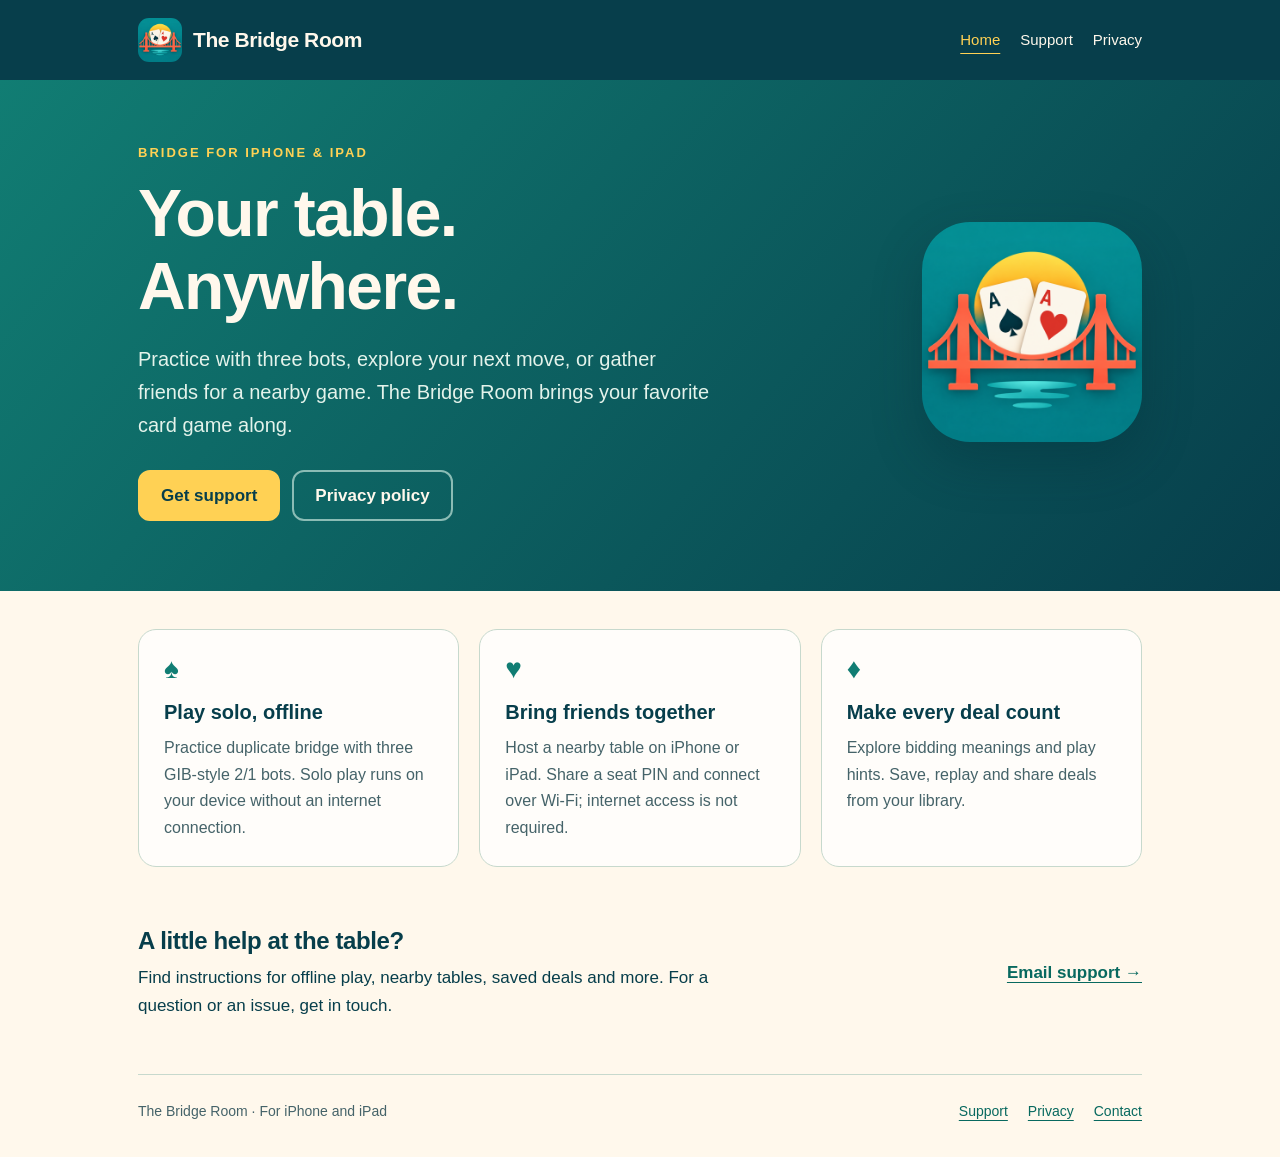
<file: index.html>
<!doctype html>
<html lang="en">
<head>
<meta charset="utf-8">
<meta name="viewport" content="width=device-width, initial-scale=1">
<meta name="theme-color" content="#073e4b">
<title>The Bridge Room — Your table. Anywhere.</title>
<meta name="description" content="Support and privacy information for The Bridge Room: solo bridge practice and nearby games on iPhone and iPad.">
<link rel="canonical" href="https://monadroit.github.io/BridgeRoomSupport/">
<link rel="icon" type="image/png" href="icon.png">
<link rel="apple-touch-icon" href="icon.png">
<link rel="stylesheet" href="style.css">
</head>
<body>
<a class="skip" href="#main">Skip to content</a>
<header class="site-header"><div class="header-inner"><a class="brand" href="index.html"><img src="icon.png" alt="" width="44" height="44">The Bridge Room</a><nav class="nav" aria-label="Main navigation"><a href="index.html" aria-current="page">Home</a><a href="support.html">Support</a><a href="privacy.html">Privacy</a></nav></div></header>
<section class="hero"><div class="hero-inner"><div><p class="eyebrow">Bridge for iPhone &amp; iPad</p><h1>Your table.<br>Anywhere.</h1><p>Practice with three bots, explore your next move, or gather friends for a nearby game. The Bridge Room brings your favorite card game along.</p><div class="buttons"><a class="button" href="support.html">Get support</a><a class="button secondary" href="privacy.html">Privacy policy</a></div></div><img class="app-icon" src="icon.png" alt="The Bridge Room app icon: playing cards and a coral bridge beneath a yellow sun" width="220" height="220"></div></section>
<main class="home-main" id="main"><div class="features"><section class="feature"><span class="symbol" aria-hidden="true">♠</span><h3>Play solo, offline</h3><p>Practice duplicate bridge with three GIB-style 2/1 bots. Solo play runs on your device without an internet connection.</p></section><section class="feature"><span class="symbol" aria-hidden="true">♥</span><h3>Bring friends together</h3><p>Host a nearby table on iPhone or iPad. Share a seat PIN and connect over Wi-Fi; internet access is not required.</p></section><section class="feature"><span class="symbol" aria-hidden="true">♦</span><h3>Make every deal count</h3><p>Explore bidding meanings and play hints. Save, replay and share deals from your library.</p></section></div><section class="home-help"><div><h2>A little help at the table?</h2><p>Find instructions for offline play, nearby tables, saved deals and more. For a question or an issue, get in touch.</p></div><a href="mailto:artful.skates_4j@icloud.com?subject=The%20Bridge%20Room%20support">Email support →</a></section></main>
<footer class="footer"><p>The Bridge Room · For iPhone and iPad</p><nav aria-label="Footer navigation"><a href="support.html">Support</a><a href="privacy.html">Privacy</a><a href="mailto:artful.skates_4j@icloud.com">Contact</a></nav></footer>
</body>
</html>
</file>
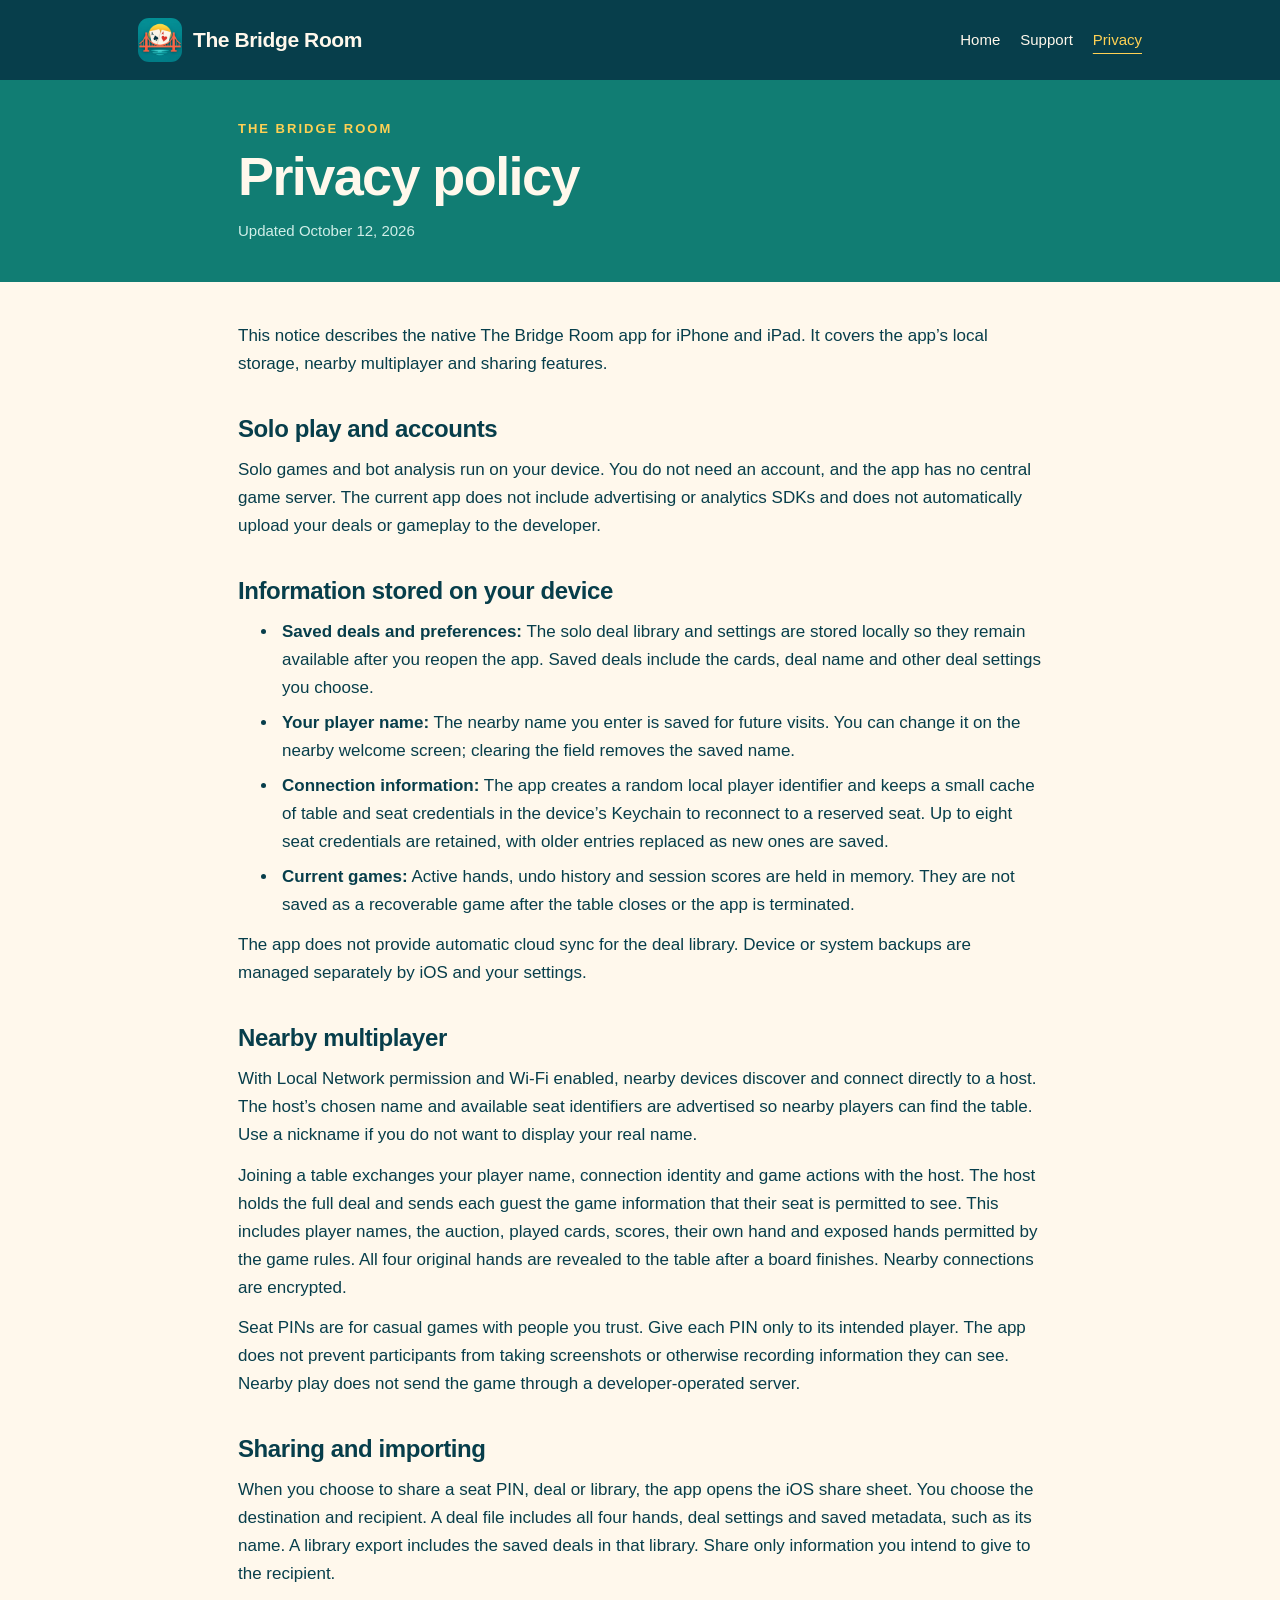
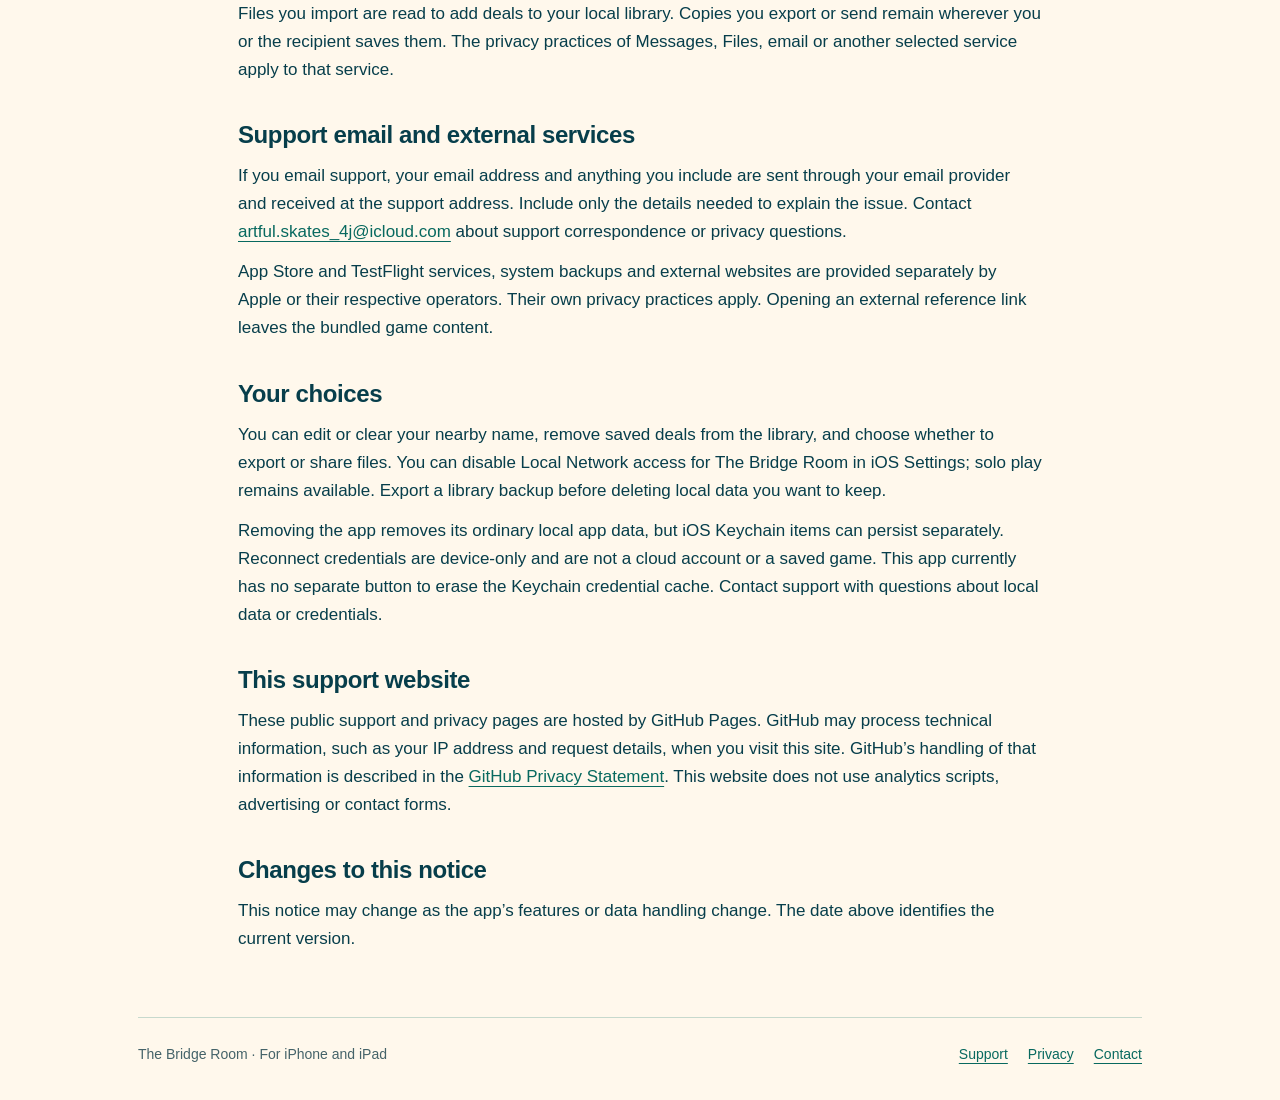
<file: privacy.html>
<!doctype html>
<html lang="en">
<head>
<meta charset="utf-8">
<meta name="viewport" content="width=device-width, initial-scale=1">
<meta name="theme-color" content="#073e4b">
<title>Privacy policy — The Bridge Room</title>
<meta name="description" content="Privacy policy for The Bridge Room iPhone and iPad app.">
<link rel="canonical" href="https://monadroit.github.io/BridgeRoomSupport/privacy.html">
<link rel="icon" type="image/png" href="icon.png">
<link rel="apple-touch-icon" href="icon.png">
<link rel="stylesheet" href="style.css">
</head>
<body>
<a class="skip" href="#main">Skip to content</a>
<header class="site-header"><div class="header-inner"><a class="brand" href="index.html"><img src="icon.png" alt="" width="44" height="44">The Bridge Room</a><nav class="nav" aria-label="Main navigation"><a href="index.html">Home</a><a href="support.html">Support</a><a href="privacy.html" aria-current="page">Privacy</a></nav></div></header>
<section class="page-header"><div><p class="eyebrow">The Bridge Room</p><h1>Privacy policy</h1><p class="date">Updated October 12, 2026</p></div></section>
<main id="main">
<p>This notice describes the native The Bridge Room app for iPhone and iPad. It covers the app’s local storage, nearby multiplayer and sharing features.</p>
<h2>Solo play and accounts</h2>
<p>Solo games and bot analysis run on your device. You do not need an account, and the app has no central game server. The current app does not include advertising or analytics SDKs and does not automatically upload your deals or gameplay to the developer.</p>
<h2>Information stored on your device</h2>
<ul><li><strong>Saved deals and preferences:</strong> The solo deal library and settings are stored locally so they remain available after you reopen the app. Saved deals include the cards, deal name and other deal settings you choose.</li><li><strong>Your player name:</strong> The nearby name you enter is saved for future visits. You can change it on the nearby welcome screen; clearing the field removes the saved name.</li><li><strong>Connection information:</strong> The app creates a random local player identifier and keeps a small cache of table and seat credentials in the device’s Keychain to reconnect to a reserved seat. Up to eight seat credentials are retained, with older entries replaced as new ones are saved.</li><li><strong>Current games:</strong> Active hands, undo history and session scores are held in memory. They are not saved as a recoverable game after the table closes or the app is terminated.</li></ul>
<p>The app does not provide automatic cloud sync for the deal library. Device or system backups are managed separately by iOS and your settings.</p>
<h2>Nearby multiplayer</h2>
<p>With Local Network permission and Wi-Fi enabled, nearby devices discover and connect directly to a host. The host’s chosen name and available seat identifiers are advertised so nearby players can find the table. Use a nickname if you do not want to display your real name.</p>
<p>Joining a table exchanges your player name, connection identity and game actions with the host. The host holds the full deal and sends each guest the game information that their seat is permitted to see. This includes player names, the auction, played cards, scores, their own hand and exposed hands permitted by the game rules. All four original hands are revealed to the table after a board finishes. Nearby connections are encrypted.</p>
<p>Seat PINs are for casual games with people you trust. Give each PIN only to its intended player. The app does not prevent participants from taking screenshots or otherwise recording information they can see. Nearby play does not send the game through a developer-operated server.</p>
<h2>Sharing and importing</h2>
<p>When you choose to share a seat PIN, deal or library, the app opens the iOS share sheet. You choose the destination and recipient. A deal file includes all four hands, deal settings and saved metadata, such as its name. A library export includes the saved deals in that library. Share only information you intend to give to the recipient.</p>
<p>Files you import are read to add deals to your local library. Copies you export or send remain wherever you or the recipient saves them. The privacy practices of Messages, Files, email or another selected service apply to that service.</p>
<h2>Support email and external services</h2>
<p>If you email support, your email address and anything you include are sent through your email provider and received at the support address. Include only the details needed to explain the issue. Contact <a href="mailto:artful.skates_4j@icloud.com">artful.skates_4j@icloud.com</a> about support correspondence or privacy questions.</p>
<p>App Store and TestFlight services, system backups and external websites are provided separately by Apple or their respective operators. Their own privacy practices apply. Opening an external reference link leaves the bundled game content.</p>
<h2>Your choices</h2>
<p>You can edit or clear your nearby name, remove saved deals from the library, and choose whether to export or share files. You can disable Local Network access for The Bridge Room in iOS Settings; solo play remains available. Export a library backup before deleting local data you want to keep.</p>
<p>Removing the app removes its ordinary local app data, but iOS Keychain items can persist separately. Reconnect credentials are device-only and are not a cloud account or a saved game. This app currently has no separate button to erase the Keychain credential cache. Contact support with questions about local data or credentials.</p>
<h2>This support website</h2>
<p>These public support and privacy pages are hosted by GitHub Pages. GitHub may process technical information, such as your IP address and request details, when you visit this site. GitHub’s handling of that information is described in the <a href="https://docs.github.com/en/site-policy/privacy-policies/github-privacy-statement">GitHub Privacy Statement</a>. This website does not use analytics scripts, advertising or contact forms.</p>
<h2>Changes to this notice</h2>
<p>This notice may change as the app’s features or data handling change. The date above identifies the current version.</p>
</main>
<footer class="footer"><p>The Bridge Room · For iPhone and iPad</p><nav aria-label="Footer navigation"><a href="support.html">Support</a><a href="privacy.html">Privacy</a><a href="mailto:artful.skates_4j@icloud.com">Contact</a></nav></footer>
</body>
</html>
</file>
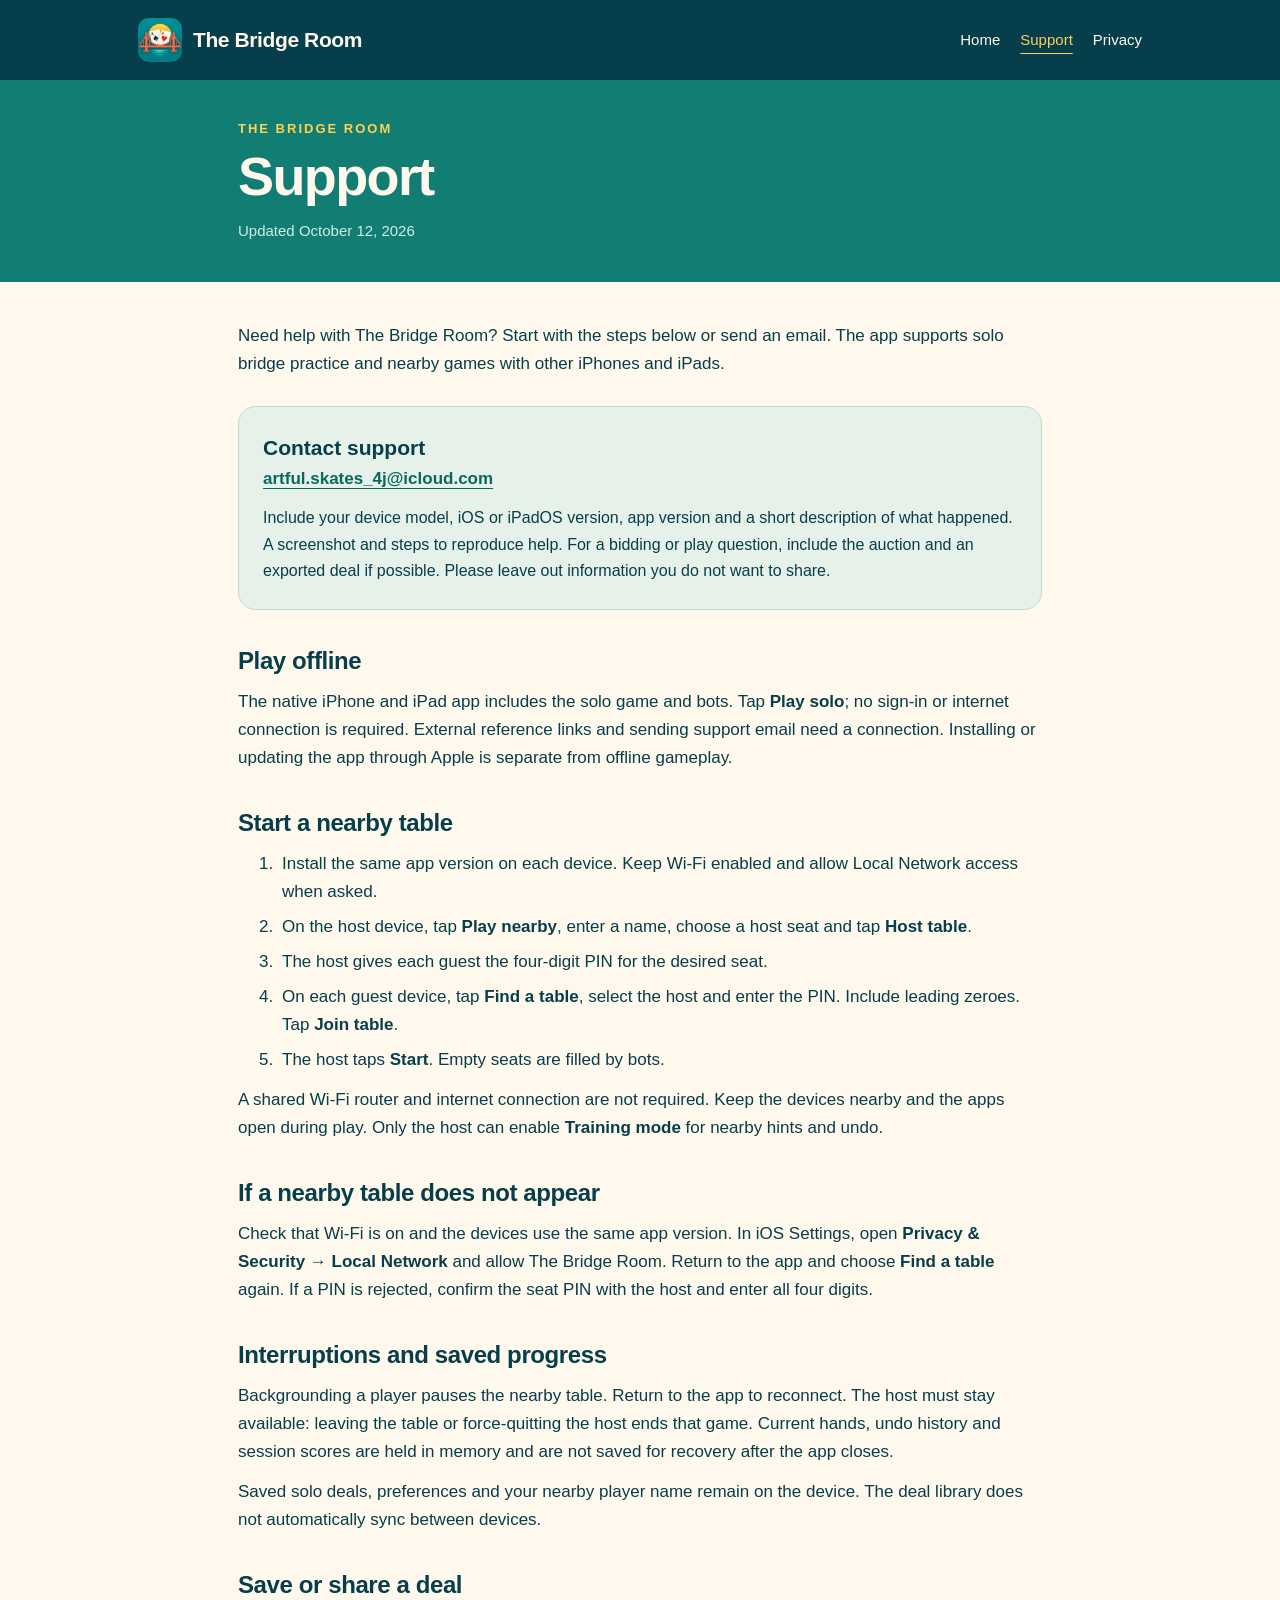
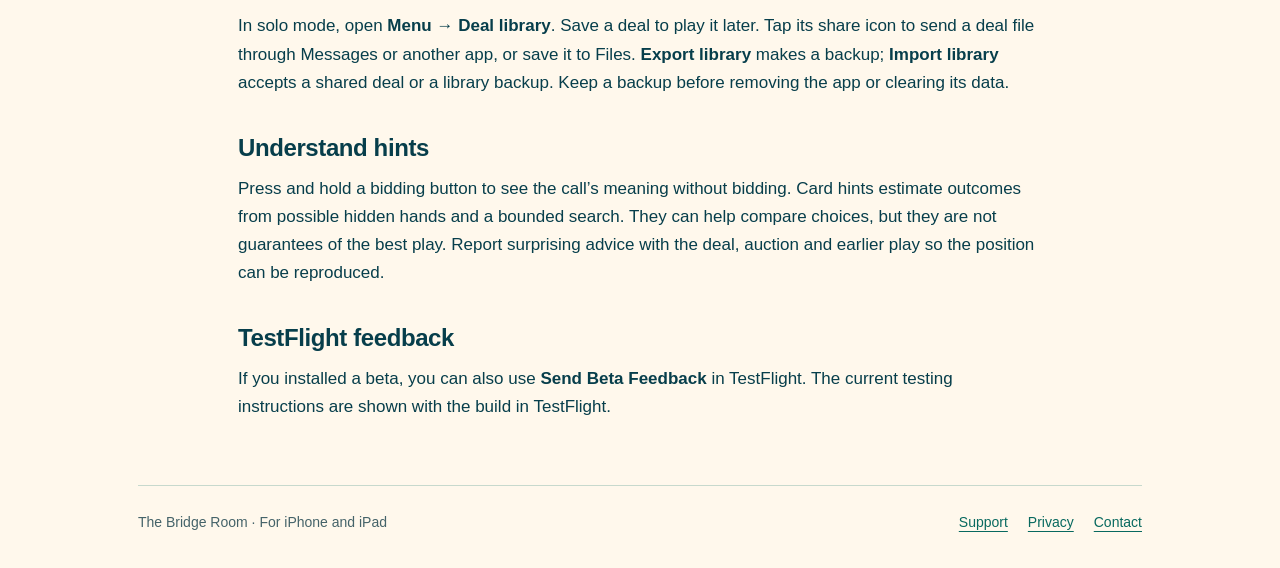
<file: support.html>
<!doctype html>
<html lang="en">
<head>
<meta charset="utf-8">
<meta name="viewport" content="width=device-width, initial-scale=1">
<meta name="theme-color" content="#073e4b">
<title>Support — The Bridge Room</title>
<meta name="description" content="Support for The Bridge Room iPhone and iPad app.">
<link rel="canonical" href="https://monadroit.github.io/BridgeRoomSupport/support.html">
<link rel="icon" type="image/png" href="icon.png">
<link rel="apple-touch-icon" href="icon.png">
<link rel="stylesheet" href="style.css">
</head>
<body>
<a class="skip" href="#main">Skip to content</a>
<header class="site-header"><div class="header-inner"><a class="brand" href="index.html"><img src="icon.png" alt="" width="44" height="44">The Bridge Room</a><nav class="nav" aria-label="Main navigation"><a href="index.html">Home</a><a href="support.html" aria-current="page">Support</a><a href="privacy.html">Privacy</a></nav></div></header>
<section class="page-header"><div><p class="eyebrow">The Bridge Room</p><h1>Support</h1><p class="date">Updated October 12, 2026</p></div></section>
<main id="main">
<p>Need help with The Bridge Room? Start with the steps below or send an email. The app supports solo bridge practice and nearby games with other iPhones and iPads.</p>
<div class="contact"><strong>Contact support</strong><br><a href="mailto:artful.skates_4j@icloud.com?subject=The%20Bridge%20Room%20support">artful.skates_4j@icloud.com</a><p>Include your device model, iOS or iPadOS version, app version and a short description of what happened. A screenshot and steps to reproduce help. For a bidding or play question, include the auction and an exported deal if possible. Please leave out information you do not want to share.</p></div>
<h2>Play offline</h2>
<p>The native iPhone and iPad app includes the solo game and bots. Tap <strong>Play solo</strong>; no sign-in or internet connection is required. External reference links and sending support email need a connection. Installing or updating the app through Apple is separate from offline gameplay.</p>
<h2>Start a nearby table</h2>
<ol><li>Install the same app version on each device. Keep Wi-Fi enabled and allow Local Network access when asked.</li><li>On the host device, tap <strong>Play nearby</strong>, enter a name, choose a host seat and tap <strong>Host table</strong>.</li><li>The host gives each guest the four-digit PIN for the desired seat.</li><li>On each guest device, tap <strong>Find a table</strong>, select the host and enter the PIN. Include leading zeroes. Tap <strong>Join table</strong>.</li><li>The host taps <strong>Start</strong>. Empty seats are filled by bots.</li></ol>
<p>A shared Wi-Fi router and internet connection are not required. Keep the devices nearby and the apps open during play. Only the host can enable <strong>Training mode</strong> for nearby hints and undo.</p>
<h2>If a nearby table does not appear</h2>
<p>Check that Wi-Fi is on and the devices use the same app version. In iOS Settings, open <strong>Privacy &amp; Security → Local Network</strong> and allow The Bridge Room. Return to the app and choose <strong>Find a table</strong> again. If a PIN is rejected, confirm the seat PIN with the host and enter all four digits.</p>
<h2>Interruptions and saved progress</h2>
<p>Backgrounding a player pauses the nearby table. Return to the app to reconnect. The host must stay available: leaving the table or force-quitting the host ends that game. Current hands, undo history and session scores are held in memory and are not saved for recovery after the app closes.</p>
<p>Saved solo deals, preferences and your nearby player name remain on the device. The deal library does not automatically sync between devices.</p>
<h2>Save or share a deal</h2>
<p>In solo mode, open <strong>Menu → Deal library</strong>. Save a deal to play it later. Tap its share icon to send a deal file through Messages or another app, or save it to Files. <strong>Export library</strong> makes a backup; <strong>Import library</strong> accepts a shared deal or a library backup. Keep a backup before removing the app or clearing its data.</p>
<h2>Understand hints</h2>
<p>Press and hold a bidding button to see the call’s meaning without bidding. Card hints estimate outcomes from possible hidden hands and a bounded search. They can help compare choices, but they are not guarantees of the best play. Report surprising advice with the deal, auction and earlier play so the position can be reproduced.</p>
<h2>TestFlight feedback</h2>
<p>If you installed a beta, you can also use <strong>Send Beta Feedback</strong> in TestFlight. The current testing instructions are shown with the build in TestFlight.</p>
</main>
<footer class="footer"><p>The Bridge Room · For iPhone and iPad</p><nav aria-label="Footer navigation"><a href="support.html">Support</a><a href="privacy.html">Privacy</a><a href="mailto:artful.skates_4j@icloud.com">Contact</a></nav></footer>
</body>
</html>
</file>
<file: style.css>
*{box-sizing:border-box}html{color-scheme:light}body{margin:0;background:#fff8ec;color:#073e4b;font:17px/1.65 -apple-system,BlinkMacSystemFont,"Segoe UI",sans-serif;-webkit-text-size-adjust:100%}a{color:#08695f;text-underline-offset:4px}a:hover{text-decoration-thickness:2px}a:focus-visible{outline:3px solid #ff6849;outline-offset:5px;border-radius:3px}.skip{position:absolute;top:-70px;left:16px;background:#ffd154;padding:10px 16px;z-index:3}.skip:focus{top:12px}.site-header{background:#073e4b;color:#fff8ec}.header-inner{max-width:1060px;margin:auto;padding:18px 28px;display:flex;align-items:center;justify-content:space-between;gap:20px}.brand{display:flex;align-items:center;gap:11px;color:#fff8ec;font-size:21px;font-weight:750;text-decoration:none;letter-spacing:-.4px}.brand img{width:44px;height:44px;border-radius:11px;display:block}.nav{display:flex;gap:20px;font-size:15px}.nav a{color:#fff8ec;text-decoration:none;padding:8px 0}.nav a[aria-current=page]{color:#ffd154;text-decoration:underline;text-underline-offset:8px}.page-header{background:#117d73;color:#fff8ec}.page-header>div{max-width:860px;margin:auto;padding:38px 28px}.eyebrow{font-size:13px;font-weight:750;letter-spacing:2px;text-transform:uppercase;margin:0 0 8px;color:#ffd154}h1{font-size:clamp(36px,6vw,54px);line-height:1.1;letter-spacing:-1.6px;margin:0 0 12px}h2{font-size:24px;line-height:1.25;letter-spacing:-.4px;margin:36px 0 12px}h3{font-size:20px;line-height:1.25;margin:0 0 10px}p,ul,ol{margin:12px 0}li{padding-left:4px;margin:7px 0}.date{font-size:15px;color:#d0eee8;margin:0}main{max-width:860px;margin:auto;padding:28px 28px 52px}.contact{border:1px solid #b7dcd3;border-radius:18px;background:#e6f1e9;padding:24px;margin:28px 0;overflow-wrap:anywhere}.contact p{font-size:16px;margin-bottom:0}.contact strong{font-size:21px}.contact a{font-weight:600}.footer{max-width:1004px;padding:25px 0 34px;margin:0 auto;border-top:1px solid #c7d9cd;display:flex;align-items:center;justify-content:space-between;gap:24px;font-size:14px}.footer nav{display:flex;gap:20px}.footer p{margin:0;color:#456369}.hero{background:linear-gradient(130deg,#117d73 0%,#073e4b 100%);color:#fff8ec}.hero-inner{max-width:1060px;margin:auto;padding:62px 28px 70px;display:grid;grid-template-columns:1fr 220px;align-items:center;gap:52px}.hero h1{font-size:clamp(42px,7vw,66px);margin:14px 0 20px;max-width:640px}.hero p:not(.eyebrow){font-size:20px;max-width:580px;color:#e4f3eb}.app-icon{width:220px;height:220px;border-radius:48px;box-shadow:0 20px 50px #032c364d;display:block}.buttons{display:flex;flex-wrap:wrap;gap:12px;margin-top:28px}.button{display:inline-block;background:#ffd154;color:#073e4b;border:2px solid #ffd154;border-radius:12px;padding:12px 21px;font-weight:750;text-decoration:none;line-height:1.4}.button.secondary{background:transparent;color:#fff8ec;border-color:#8bbcb5}.button:hover{filter:brightness(1.04)}.home-main{max-width:1060px;padding-top:38px}.features{display:grid;grid-template-columns:repeat(3,1fr);gap:20px}.feature{padding:25px;border:1px solid #c7d9cd;border-radius:18px;background:#fffdfa}.feature .symbol{display:block;font-size:28px;line-height:1;margin-bottom:17px;color:#117d73}.feature p{font-size:16px;margin:0;color:#456369}.home-help{display:flex;align-items:center;justify-content:space-between;gap:25px;margin-top:32px;padding:27px 0 2px}.home-help h2{margin:0 0 8px}.home-help p{margin:0;max-width:600px}.home-help>a{white-space:nowrap;font-weight:700}@media(max-width:740px){.header-inner{padding:15px 20px;align-items:flex-start;flex-direction:column;gap:9px}.brand{font-size:20px}.brand img{width:36px;height:36px;border-radius:9px}.nav{gap:24px}.nav a{padding:3px 0}.page-header>div{padding:30px 22px}main{padding:23px 22px 38px}.hero-inner{grid-template-columns:1fr;padding:35px 22px 42px;gap:24px}.app-icon{width:112px;height:112px;border-radius:26px;grid-row:1}.hero h1{letter-spacing:-1.2px}.hero p:not(.eyebrow){font-size:18px}.features{grid-template-columns:1fr}.feature{padding:22px}.feature .symbol{float:left;margin:1px 18px 0 0}.feature h3,.feature p{margin-left:42px}.footer{margin:0 22px;align-items:flex-start;flex-direction:column;gap:12px}.home-help{align-items:flex-start;flex-direction:column;gap:18px}.contact{padding:19px}.home-main{padding-top:25px}}@media(prefers-reduced-motion:no-preference){a{transition:filter .15s ease}}
</file>
